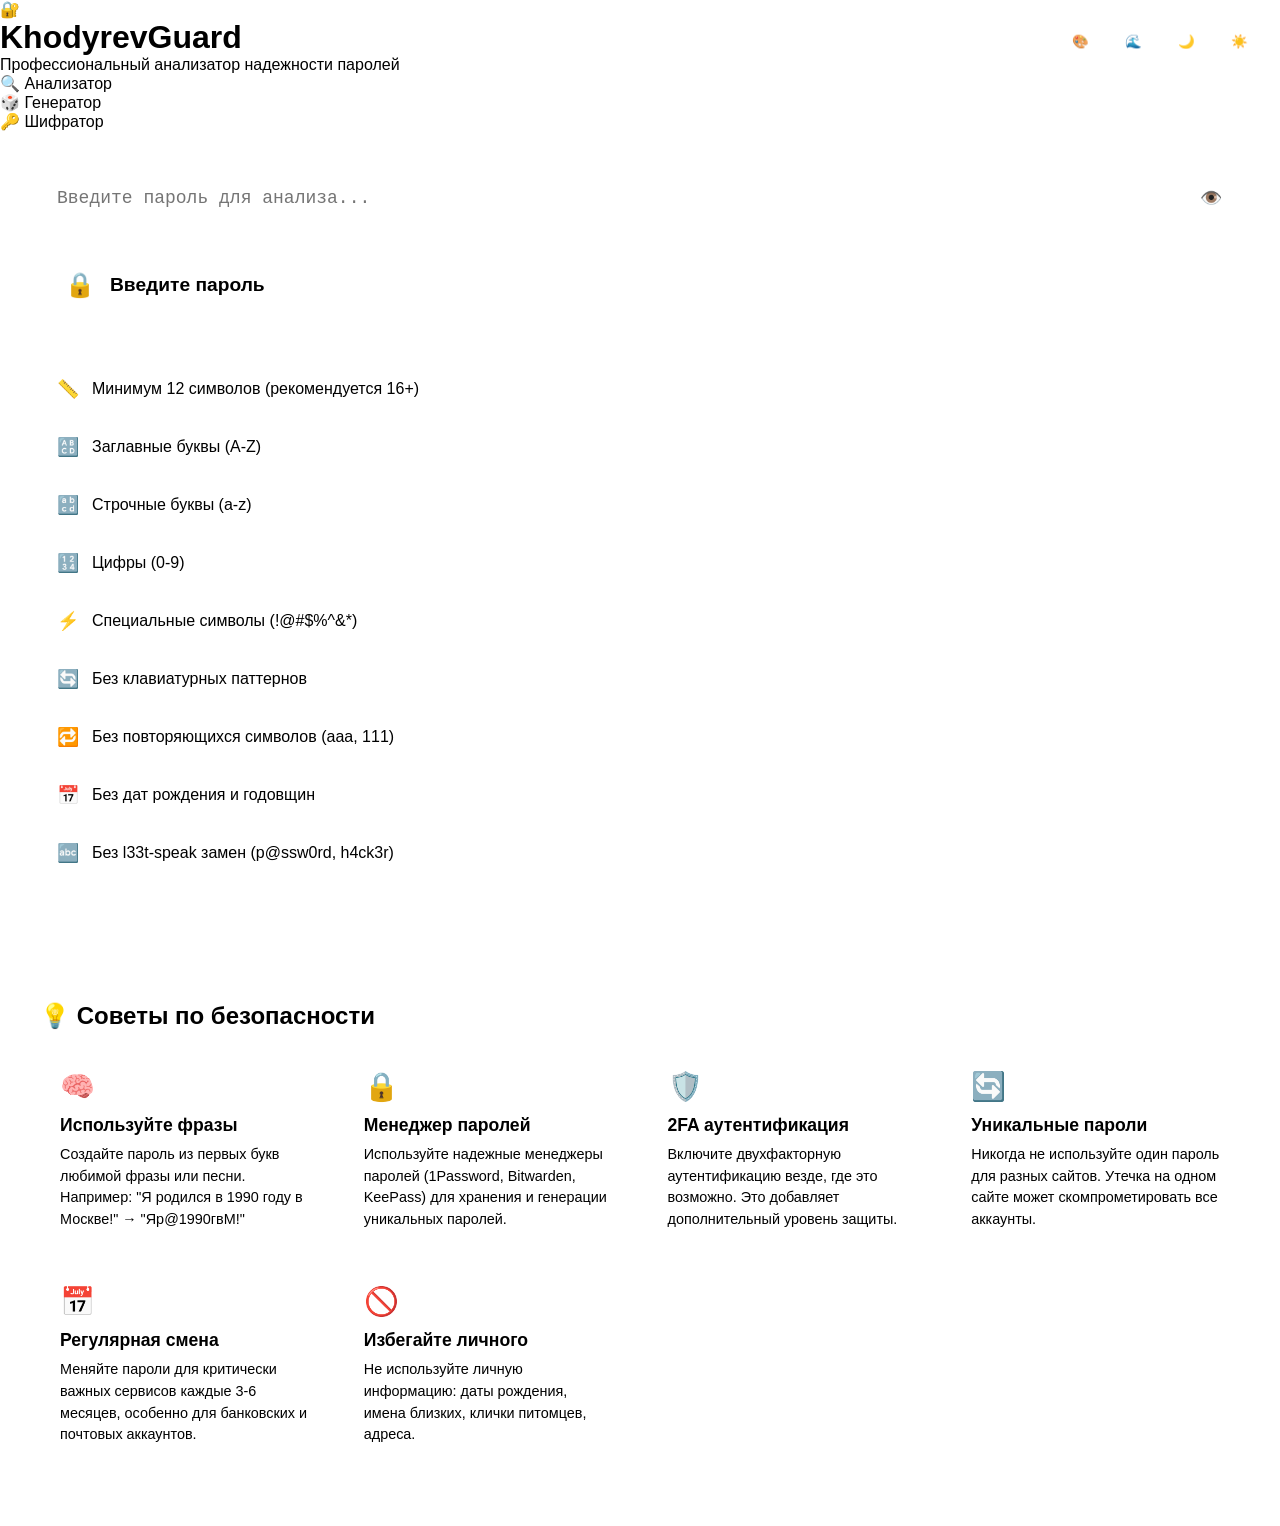
<file: khodyrevguard.html>
<!DOCTYPE html>
<html lang="ru">
<head>
    <meta charset="UTF-8">
    <meta name="viewport" content="width=device-width, initial-scale=1.0, maximum-scale=1.0, user-scalable=no">
    <title>Анализатор надежности паролей | KhodyrevGuard</title>
    <link rel="stylesheet" href="css/styles.css">
</head>
<body>
    <!-- Theme Switcher -->
    <div class="theme-switcher">
        <button class="theme-btn active" data-theme="original" onclick="switchTheme('original')" title="Оригинальная">
            🎨
            <span class="theme-tooltip">Оригинал</span>
        </button>
        <button class="theme-btn" data-theme="blue" onclick="switchTheme('blue')" title="Синяя">
            🌊
            <span class="theme-tooltip">Синяя</span>
        </button>
        <button class="theme-btn" data-theme="dark" onclick="switchTheme('dark')" title="Темная">
            🌙
            <span class="theme-tooltip">Темная</span>
        </button>
        <button class="theme-btn" data-theme="light" onclick="switchTheme('light')" title="Светлая">
            ☀️
            <span class="theme-tooltip">Светлая</span>
        </button>
    </div>

    <div class="container">
        <header>
            <div class="logo">
                <div class="logo-icon">🔐</div>
                <h1>KhodyrevGuard</h1>
            </div>
            <p class="subtitle">Профессиональный анализатор надежности паролей</p>
        </header>

        <nav class="nav-tabs">
            <div class="nav-tab active" onclick="switchPage('analyzer', event)">
                <span>🔍</span>
                <span>Анализатор</span>
            </div>
            <div class="nav-tab" onclick="switchPage('generator', event)">
                <span>🎲</span>
                <span>Генератор</span>
            </div>
            <div class="nav-tab" onclick="switchPage('hasher', event)">
                <span>🔑</span>
                <span>Шифратор</span>
            </div>
        </nav>

        <!-- Analyzer Page -->
        <div id="analyzerPage" class="page active">
            <div class="main-card">
                <div class="password-input-container">
                    <input
                        type="password"
                        id="passwordInput"
                        class="password-input"
                        placeholder="Введите пароль для анализа..."
                        autocomplete="off"
                    >
                    <button class="toggle-visibility" id="toggleBtn" onclick="togglePasswordVisibility()">
                        👁️
                    </button>
                </div>

                <div class="strength-visualization">
                    <div class="strength-header">
                        <div class="strength-title">
                            <div class="strength-icon" id="strengthIcon">🔒</div>
                            <span class="strength-text" id="strengthText">Введите пароль</span>
                        </div>
                        <div class="strength-score-container">
                            <span class="strength-score" id="strengthScore">0/100</span>
                            <span class="strength-badge" id="strengthBadge" style="display: none;">Слабый</span>
                        </div>
                    </div>

                    <div class="strength-meter-container">
                        <div class="strength-meter">
                            <div class="strength-meter-fill" id="strengthMeter" style="width: 0%"></div>
                        </div>
                        <div class="strength-indicators">
                            <div class="strength-indicator" data-level="1"></div>
                            <div class="strength-indicator" data-level="2"></div>
                            <div class="strength-indicator" data-level="3"></div>
                            <div class="strength-indicator" data-level="4"></div>
                            <div class="strength-indicator" data-level="5"></div>
                        </div>
                    </div>

                    <div class="strength-details" id="strengthDetails" style="display: none;">
                        <div class="strength-detail">
                            <div class="detail-value" id="detailLength">0</div>
                            <div class="detail-label">Символов</div>
                        </div>
                        <div class="strength-detail">
                            <div class="detail-value" id="detailTypes">0</div>
                            <div class="detail-label">Типов</div>
                        </div>
                        <div class="strength-detail">
                            <div class="detail-value" id="detailStrength">0%</div>
                            <div class="detail-label">Сила</div>
                        </div>
                    </div>

                    <div class="strength-feedback" id="strengthFeedback" style="display: none;">
                        <div class="feedback-message" id="feedbackMessage"></div>
                        <div class="feedback-suggestion" id="feedbackSuggestion"></div>
                    </div>
                </div>

                <div class="pwned-status" id="pwnedStatus">
                    <span class="pwned-icon">⚠️</span>
                    <span id="pwnedText"></span>
                </div>

                <div class="criteria-grid" id="criteriaGrid">
                    <div class="criterion" data-criterion="length">
                        <span class="criterion-icon">📏</span>
                        <div class="criterion-text">
                            <div>Минимум 12 символов (рекомендуется 16+)</div>
                            <div class="criterion-hint">Добавьте больше символов для усиления пароля</div>
                        </div>
                    </div>
                    <div class="criterion" data-criterion="uppercase">
                        <span class="criterion-icon">🔠</span>
                        <div class="criterion-text">
                            <div>Заглавные буквы (A-Z)</div>
                            <div class="criterion-hint">Используйте хотя бы одну заглавную букву</div>
                        </div>
                    </div>
                    <div class="criterion" data-criterion="lowercase">
                        <span class="criterion-icon">🔡</span>
                        <div class="criterion-text">
                            <div>Строчные буквы (a-z)</div>
                            <div class="criterion-hint">Добавьте строчные буквы</div>
                        </div>
                    </div>
                    <div class="criterion" data-criterion="numbers">
                        <span class="criterion-icon">🔢</span>
                        <div class="criterion-text">
                            <div>Цифры (0-9)</div>
                            <div class="criterion-hint">Включите хотя бы одну цифру</div>
                        </div>
                    </div>
                    <div class="criterion" data-criterion="special">
                        <span class="criterion-icon">⚡</span>
                        <div class="criterion-text">
                            <div>Специальные символы (!@#$%^&*)</div>
                            <div class="criterion-hint">Добавьте специальные символы для большей безопасности</div>
                        </div>
                    </div>
                    <div class="criterion" data-criterion="sequences">
                        <span class="criterion-icon">🔄</span>
                        <div class="criterion-text">
                            <div>Без клавиатурных паттернов</div>
                            <div class="criterion-hint">Избегайте клавиатурных паттернов (qwerty, 123, йцукен)</div>
                        </div>
                    </div>
                    <div class="criterion" data-criterion="repeating">
                        <span class="criterion-icon">🔁</span>
                        <div class="criterion-text">
                            <div>Без повторяющихся символов (aaa, 111)</div>
                            <div class="criterion-hint">Не используйте повторяющиеся символы подряд</div>
                        </div>
                    </div>
                    <div class="criterion" data-criterion="dates">
                        <span class="criterion-icon">📅</span>
                        <div class="criterion-text">
                            <div>Без дат рождения и годовщин</div>
                            <div class="criterion-hint">Избегайте дат в любом формате (01.01.1990, 2000, jan1990)</div>
                        </div>
                    </div>
                    <div class="criterion" data-criterion="leetspeak">
                        <span class="criterion-icon">🔤</span>
                        <div class="criterion-text">
                            <div>Без l33t-speak замен (p@ssw0rd, h4ck3r)</div>
                            <div class="criterion-hint">Избегайте замены букв цифрами и символами</div>
                        </div>
                    </div>
                </div>

                <div class="time-to-crack" id="timeToCrack" style="display: none;">
                    <div class="time-label">
                        Время взлома методом перебора:
                        <span class="entropy-info-icon" onclick="toggleCrackTimeTooltip()" title="Как рассчитывается время взлома?">ℹ️</span>
                    </div>
                    <div class="time-value" id="crackTime">—</div>
                </div>

                <!-- Crack Time Tooltip -->
                <div class="entropy-tooltip" id="crackTimeTooltip" style="display: none;">
                    <div class="entropy-tooltip-header">
                        <span class="entropy-tooltip-icon">⏱️</span>
                        <span class="entropy-tooltip-title">Как рассчитывается время взлома?</span>
                    </div>
                    <div class="entropy-tooltip-content">
                        <div class="entropy-formula">
                            <strong>Метод расчёта:</strong> Чистый brute-force (полный перебор)
                        </div>
                        <div class="entropy-explanation">
                            <p><strong>Параметры:</strong></p>
                            <ul>
                                <li><strong>Скорость:</strong> 6.7 миллиардов попыток в секунду</li>
                                <li><strong>Комбинации:</strong> размер_набора<sup>длина_пароля</sup></li>
                                <li><strong>Средний случай:</strong> пароль найден после перебора 50% комбинаций</li>
                            </ul>
                        </div>
                        <div class="entropy-calculation">
                            <p><strong>Формула:</strong></p>
                            <code>Время = (комбинации / 6.7×10⁹) / 2 секунд</code>
                        </div>
                        <div class="entropy-examples">
                            <p><strong>Размер набора символов:</strong></p>
                            <ul>
                                <li>Только строчные (a-z): <strong>26 символов</strong></li>
                                <li>Строчные + заглавные (a-z, A-Z): <strong>52 символа</strong></li>
                                <li>Буквы + цифры: <strong>62 символа</strong></li>
                                <li>Буквы + цифры + спецсимволы: <strong>62+ символов</strong></li>
                            </ul>
                        </div>
                        <div class="entropy-note">
                            <p>⚠️ <em>Это <strong>теоретическое</strong> время для идеального brute-force атаки. В реальности взломщики используют словари, паттерны и утечки данных, что может значительно ускорить процесс для слабых паролей.</em></p>
                        </div>
                    </div>
                </div>

                <div class="entropy-info" id="entropyInfo" style="display: none;">
                    <div class="entropy-stat">
                        <div class="entropy-value" id="charsetSize">0</div>
                        <div class="entropy-label">Размер набора</div>
                    </div>
                    <div class="entropy-stat">
                        <div class="entropy-value" id="entropyBits">0</div>
                        <div class="entropy-label">
                            Бит энтропии
                            <span class="entropy-info-icon" onclick="toggleEntropyTooltip()" title="Как рассчитывается энтропия?">ℹ️</span>
                        </div>
                    </div>
                    <div class="entropy-stat">
                        <div class="entropy-value" id="combinations">0</div>
                        <div class="entropy-label">Комбинаций</div>
                    </div>
                </div>

                <!-- Entropy Tooltip -->
                <div class="entropy-tooltip" id="entropyTooltip" style="display: none;">
                    <div class="entropy-tooltip-header">
                        <span class="entropy-tooltip-icon">📊</span>
                        <span class="entropy-tooltip-title">Как рассчитывается энтропия пароля?</span>
                    </div>
                    <div class="entropy-tooltip-content">
                        <div class="entropy-formula">
                            <strong>Формула Шеннона:</strong>
                            <code>H = -Σ(p<sub>i</sub> × log<sub>2</sub>(p<sub>i</sub>))</code>
                        </div>
                        <div class="entropy-explanation">
                            <p><strong>Где:</strong></p>
                            <ul>
                                <li><strong>H</strong> — энтропия на один символ (в битах)</li>
                                <li><strong>p<sub>i</sub></strong> — вероятность i-го символа (частота / длина пароля)</li>
                                <li><strong>Σ</strong> — сумма по всем уникальным символам</li>
                            </ul>
                        </div>
                        <div class="entropy-calculation">
                            <p><strong>Полная энтропия:</strong></p>
                            <code>Общая энтропия = H × длина пароля</code><br>
                            <code>Минимальный порог = 1 бит на символ</code>
                        </div>
                        <div class="entropy-examples">
                            <p><strong>Примеры:</strong></p>
                            <ul>
                                <li><code>"aaaaaaaa"</code> → <strong>8 бит</strong> (все символы одинаковые)</li>
                                <li><code>"password"</code> → <strong>~23 бита</strong> (умеренное разнообразие)</li>
                                <li><code>"aB3@xK9#"</code> → <strong>~52 бита</strong> (высокое разнообразие)</li>
                            </ul>
                        </div>
                        <div class="entropy-note">
                            <p>💡 <em>Энтропия измеряет информационное содержание на основе реального распределения символов в пароле, а не теоретического размера алфавита.</em></p>
                        </div>
                    </div>
                </div>

                <!-- Export Section -->
                <div class="export-section" id="exportSection" style="display: none;">
                    <button class="btn btn-export" id="exportBtn" onclick="toggleExportMenu()">
                        <span class="export-icon">📥</span>
                        <span>Экспорт результатов</span>
                        <span class="dropdown-arrow">▼</span>
                    </button>
                    <div class="export-dropdown" id="exportDropdown" style="display: none;">
                        <div class="export-option" onclick="exportToTXT()">
                            <span class="export-icon">📄</span>
                            <div class="export-info">
                                <div class="export-name">Простой текст (TXT)</div>
                                <div class="export-desc">Читаемый текстовый отчёт</div>
                            </div>
                        </div>
                        <div class="export-option" onclick="exportToJSON()">
                            <span class="export-icon">📋</span>
                            <div class="export-info">
                                <div class="export-name">JSON</div>
                                <div class="export-desc">Структурированные данные</div>
                            </div>
                        </div>
                        <div class="export-option" onclick="exportToCSV()">
                            <span class="export-icon">📊</span>
                            <div class="export-info">
                                <div class="export-name">CSV</div>
                                <div class="export-desc">Таблица для Excel</div>
                            </div>
                        </div>
                        <div class="export-option" onclick="exportToHTML()">
                            <span class="export-icon">🌐</span>
                            <div class="export-info">
                                <div class="export-name">HTML отчёт</div>
                                <div class="export-desc">Веб-страница со стилями</div>
                            </div>
                        </div>
                    </div>
                </div>
            </div>

            <div class="tips-section">
                <h2>💡 Советы по безопасности</h2>

                <div class="tips-grid">
                    <div class="tip-card">
                        <div class="tip-icon">🧠</div>
                        <div class="tip-title">Используйте фразы</div>
                        <div class="tip-description">
                            Создайте пароль из первых букв любимой фразы или песни. Например: "Я родился в 1990 году в Москве!" → "Яр@1990гвМ!"
                        </div>
                    </div>

                    <div class="tip-card">
                        <div class="tip-icon">🔒</div>
                        <div class="tip-title">Менеджер паролей</div>
                        <div class="tip-description">
                            Используйте надежные менеджеры паролей (1Password, Bitwarden, KeePass) для хранения и генерации уникальных паролей.
                        </div>
                    </div>

                    <div class="tip-card">
                        <div class="tip-icon">🛡️</div>
                        <div class="tip-title">2FA аутентификация</div>
                        <div class="tip-description">
                            Включите двухфакторную аутентификацию везде, где это возможно. Это добавляет дополнительный уровень защиты.
                        </div>
                    </div>

                    <div class="tip-card">
                        <div class="tip-icon">🔄</div>
                        <div class="tip-title">Уникальные пароли</div>
                        <div class="tip-description">
                            Никогда не используйте один пароль для разных сайтов. Утечка на одном сайте может скомпрометировать все аккаунты.
                        </div>
                    </div>

                    <div class="tip-card">
                        <div class="tip-icon">📅</div>
                        <div class="tip-title">Регулярная смена</div>
                        <div class="tip-description">
                            Меняйте пароли для критически важных сервисов каждые 3-6 месяцев, особенно для банковских и почтовых аккаунтов.
                        </div>
                    </div>

                    <div class="tip-card">
                        <div class="tip-icon">🚫</div>
                        <div class="tip-title">Избегайте личного</div>
                        <div class="tip-description">
                            Не используйте личную информацию: даты рождения, имена близких, клички питомцев, адреса.
                        </div>
                    </div>
                </div>
            </div>
        </div>

        <!-- Generator Page -->
        <div id="generatorPage" class="page">
            <div class="main-card">
                <h2 style="margin-bottom: 25px;">🎲 Генератор надежных паролей</h2>

                <!-- Generator Mode Tabs -->
                <div class="generator-mode-tabs">
                    <div class="generator-mode-tab active" data-mode="password" onclick="switchGeneratorMode('password')">
                        <span>🔐</span>
                        <span>Пароль</span>
                    </div>
                    <div class="generator-mode-tab" data-mode="passphrase" onclick="switchGeneratorMode('passphrase')">
                        <span>💬</span>
                        <span>Парольная фраза</span>
                    </div>
                </div>

                <div class="generated-password-container">
                    <div class="generated-password" id="generatedPassword">
                        Нажмите "Сгенерировать" для создания пароля
                    </div>
                    <div class="generator-buttons">
                        <button class="btn btn-primary" onclick="generateCustomPassword()">
                            <span>🎲</span>
                            <span>Сгенерировать</span>
                        </button>
                        <button class="btn btn-secondary" onclick="copyPassword()">
                            <span>📋</span>
                            <span>Копировать</span>
                        </button>
                    </div>
                </div>

                <!-- Password Generator Controls -->
                <div class="generator-controls" id="passwordControls">
                    <div class="control-group">
                        <label class="control-label">Длина пароля</label>
                        <div class="slider-container">
                            <input type="range" class="slider" id="lengthSlider" min="12" max="32" value="16">
                            <span class="slider-value" id="lengthValue">16</span>
                        </div>
                    </div>

                    <div class="control-group">
                        <label class="control-label">Наборы символов</label>

                        <div class="checkbox-group">
                            <input type="checkbox" id="uppercaseCheck" checked>
                            <label for="uppercaseCheck">Заглавные буквы (A-Z)</label>
                        </div>

                        <div class="checkbox-group">
                            <input type="checkbox" id="lowercaseCheck" checked>
                            <label for="lowercaseCheck">Строчные буквы (a-z)</label>
                        </div>

                        <div class="checkbox-group">
                            <input type="checkbox" id="numbersCheck" checked>
                            <label for="numbersCheck">Цифры (0-9)</label>
                        </div>

                        <div class="checkbox-group">
                            <input type="checkbox" id="symbolsCheck" checked>
                            <label for="symbolsCheck">Символы (!@#$%^&*)</label>
                        </div>

                        <div class="checkbox-group">
                            <input type="checkbox" id="extendedCheck">
                            <label for="extendedCheck">Расширенные символы ({}[]|;:,.<>?/~`)</label>
                        </div>
                    </div>

                    <div class="control-group">
                        <label class="control-label">Дополнительные опции</label>

                        <div class="checkbox-group">
                            <input type="checkbox" id="excludeSimilar">
                            <label for="excludeSimilar">Исключить похожие символы (0O, 1l, I)</label>
                        </div>
                    </div>
                </div>

                <!-- Passphrase Generator Controls -->
                <div class="generator-controls" id="passphraseControls" style="display: none;">
                    <div class="control-group">
                        <label class="control-label">Количество слов</label>
                        <div class="slider-container">
                            <input type="range" class="slider" id="wordCountSlider" min="3" max="12" value="4">
                            <span class="slider-value" id="wordCountValue">4</span>
                        </div>
                    </div>

                    <div class="control-group">
                        <label class="control-label">Язык слов</label>
                        <div class="language-selector">
                            <label class="radio-option">
                                <input type="radio" name="passphraseLanguage" value="english" checked>
                                <span>Английский</span>
                            </label>
                            <label class="radio-option">
                                <input type="radio" name="passphraseLanguage" value="russian">
                                <span>Русский</span>
                            </label>
                        </div>
                    </div>

                    <div class="control-group">
                        <label class="control-label">Разделитель</label>
                        <div class="separator-selector">
                            <button class="separator-option active" data-separator="-" onclick="selectSeparator('-')">
                                <span class="separator-symbol">-</span>
                                <span class="separator-name">Дефис</span>
                            </button>
                            <button class="separator-option" data-separator=" " onclick="selectSeparator(' ')">
                                <span class="separator-symbol">␣</span>
                                <span class="separator-name">Пробел</span>
                            </button>
                            <button class="separator-option" data-separator="_" onclick="selectSeparator('_')">
                                <span class="separator-symbol">_</span>
                                <span class="separator-name">Подчеркивание</span>
                            </button>
                            <button class="separator-option" data-separator="." onclick="selectSeparator('.')">
                                <span class="separator-symbol">.</span>
                                <span class="separator-name">Точка</span>
                            </button>
                        </div>
                    </div>

                    <div class="control-group">
                        <label class="control-label">Дополнительные опции</label>

                        <div class="checkbox-group">
                            <input type="checkbox" id="capitalizeCheck" checked>
                            <label for="capitalizeCheck">Капитализация первой буквы каждого слова</label>
                        </div>

                        <div class="checkbox-group">
                            <input type="checkbox" id="addNumbersCheck" checked>
                            <label for="addNumbersCheck">Добавить цифру</label>
                        </div>
                    </div>
                </div>

                <!-- Entropy Info for Password -->
                <div class="entropy-info" id="passwordEntropyInfo">
                    <div class="entropy-stat">
                        <div class="entropy-value" id="genStrength">Слабый</div>
                        <div class="entropy-label">Уровень надежности</div>
                    </div>
                    <div class="entropy-stat">
                        <div class="entropy-value" id="genEntropyBits">0</div>
                        <div class="entropy-label">Бит энтропии</div>
                    </div>
                    <div class="entropy-stat">
                        <div class="entropy-value" id="genCrackTime">—</div>
                        <div class="entropy-label">Время взлома</div>
                    </div>
                </div>

                <!-- Memorability Hint for Passphrase -->
                <div class="memorability-hint" id="passphraseMemorabilityInfo" style="display: none;">
                    <div class="memorability-icon">🧠</div>
                    <div class="memorability-content">
                        <div class="memorability-title">О запоминаемости парольных фраз</div>
                        <div class="memorability-text">
                            <p><strong>Легче запомнить:</strong> Парольные фразы состоят из обычных слов, которые наш мозг легко запоминает.</p>
                            <p><strong>Высокая безопасность:</strong> 4-5 случайных слов обеспечивают очень высокий уровень защиты.</p>
                            <p><strong>Примеры фраз:</strong></p>
                            <ul>
                                <li>correct-horse-battery-staple</li>
                                <li>Синий_Кот_Прыгает_Весело</li>
                            </ul>
                        </div>
                    </div>
                </div>
            </div>

            <div class="tips-section">
                <h2>📖 Как использовать генератор</h2>

                <div class="tips-grid">
                    <div class="tip-card">
                        <div class="tip-icon">📏</div>
                        <div class="tip-title">Оптимальная длина</div>
                        <div class="tip-description">
                            Для большинства случаев достаточно 16 символов. Для критически важных аккаунтов используйте 20+ символов.
                        </div>
                    </div>

                    <div class="tip-card">
                        <div class="tip-icon">🎯</div>
                        <div class="tip-title">Баланс безопасности</div>
                        <div class="tip-description">
                            Используйте все типы символов для максимальной энтропии. Каждый дополнительный набор значительно усложняет взлом.
                        </div>
                    </div>

                    <div class="tip-card">
                        <div class="tip-icon">💾</div>
                        <div class="tip-title">Сохранение паролей</div>
                        <div class="tip-description">
                            Никогда не сохраняйте пароли в текстовых файлах или браузере. Используйте специальные менеджеры паролей.
                        </div>
                    </div>
                </div>
            </div>
        </div>

        <!-- Hasher Page -->
        <div id="hasherPage" class="page">
            <div class="main-card">
                <h2 style="margin-bottom: 25px;">🔑 Шифратор паролей</h2>

                <div class="hasher-input-container">
                    <textarea
                        id="hasherInput"
                        class="hasher-textarea"
                        placeholder="Введите текст или пароль для хеширования..."
                        autocomplete="off"
                    ></textarea>
                </div>

                <div class="hash-algorithms">
                    <button class="algorithm-btn" onclick="hashSingleAlgorithm('MD5', true)">
                        <span>📝</span> MD5
                    </button>
                    <button class="algorithm-btn" onclick="hashSingleAlgorithm('SHA-1', true)">
                        <span>🔒</span> SHA-1
                    </button>
                    <button class="algorithm-btn" onclick="hashSingleAlgorithm('SHA-256', true)">
                        <span>🔐</span> SHA-256
                    </button>
                    <button class="algorithm-btn" onclick="hashSingleAlgorithm('SHA-512', true)">
                        <span>⚡</span> SHA-512
                    </button>
                </div>

                <div class="hash-format-selector">
                    <label class="format-label">Формат вывода:</label>
                    <div class="format-options">
                        <button class="format-option active" data-format="hex" onclick="setHashFormat('hex')">HEX</button>
                        <button class="format-option" data-format="base64" onclick="setHashFormat('base64')">Base64</button>
                        <button class="format-option" data-format="uppercase" onclick="setHashFormat('uppercase')">UPPERCASE</button>
                    </div>
                </div>

                <div class="hash-result-container" id="hashResultContainer" style="display: none;">
                    <div class="hash-result-header">
                        <span class="hash-algorithm-label" id="currentAlgorithm">
                            <span id="algorithmIcon">🔐</span>
                            <span id="algorithmName">SHA-256</span>
                        </span>
                        <button class="btn btn-secondary" style="padding: 8px 16px; font-size: 0.9rem;" onclick="clearHasher()">
                            <span>🗑️</span>
                            <span>Очистить</span>
                        </button>
                    </div>
                    <div class="hash-output-single" id="hashOutput" onclick="copyHashValue()">
                        <span id="hashValue"></span>
                        <button class="hash-copy-btn-single" onclick="event.stopPropagation(); copyHashValue()">
                            📋 Копировать
                        </button>
                    </div>
                </div>

                <div class="hash-info">
                    <div class="hash-info-title">ℹ️ О хешировании</div>
                    <div class="hash-info-content">
                        <p>Хеширование - это односторонняя функция преобразования данных в уникальную строку фиксированной длины.</p>
                        <ul style="margin-top: 10px; margin-left: 20px;">
                            <li><strong>MD5</strong> - 128 бит (устарел, не рекомендуется для безопасности)</li>
                            <li><strong>SHA-1</strong> - 160 бит (устарел, не рекомендуется)</li>
                            <li><strong>SHA-256</strong> - 256 бит (рекомендуется, широко используется)</li>
                            <li><strong>SHA-512</strong> - 512 бит (высокая безопасность)</li>
                        </ul>
                        <p style="margin-top: 10px; color: var(--accent-yellow);">⚠️ Хеши не являются шифрованием и не могут быть декодированы обратно!</p>
                    </div>
                </div>
            </div>

            <div class="tips-section">
                <h2>🔐 Применение хеширования</h2>

                <div class="tips-grid">
                    <div class="tip-card">
                        <div class="tip-icon">🔍</div>
                        <div class="tip-title">Проверка целостности</div>
                        <div class="tip-description">
                            Хеши используются для проверки целостности файлов. Любое изменение файла приводит к полностью другому хешу.
                        </div>
                    </div>

                    <div class="tip-card">
                        <div class="tip-icon">🗄️</div>
                        <div class="tip-title">Хранение паролей</div>
                        <div class="tip-description">
                            Сервисы хранят хеши паролей, а не сами пароли. При входе ваш пароль хешируется и сравнивается с сохраненным хешем.
                        </div>
                    </div>

                    <div class="tip-card">
                        <div class="tip-icon">🔐</div>
                        <div class="tip-title">Цифровые подписи</div>
                        <div class="tip-description">
                            Хеши являются основой для создания цифровых подписей и проверки подлинности документов.
                        </div>
                    </div>

                    <div class="tip-card">
                        <div class="tip-icon">⚠️</div>
                        <div class="tip-title">Не используйте MD5</div>
                        <div class="tip-description">
                            MD5 и SHA-1 считаются устаревшими и уязвимыми. Для критически важных задач используйте SHA-256 или выше.
                        </div>
                    </div>

                    <div class="tip-card">
                        <div class="tip-icon">🔄</div>
                        <div class="tip-title">Соль для паролей</div>
                        <div class="tip-description">
                            При хешировании паролей всегда используйте "соль" - случайные данные, добавляемые к паролю перед хешированием.
                        </div>
                    </div>

                    <div class="tip-card">
                        <div class="tip-icon">🎲</div>
                        <div class="tip-title">Уникальность хешей</div>
                        <div class="tip-description">
                            Вероятность коллизии (двух разных входов с одинаковым хешем) крайне мала для современных алгоритмов.
                        </div>
                    </div>
                </div>
            </div>
        </div>
    </div>

    <div class="copy-notification" id="copyNotification">
        ✅ Скопировано в буфер обмена!
    </div>

    <script src="js/wordlists.js"></script>
    <script src="js/app.js"></script>
</body>
</html>
</file>
<file: css/styles.css>
/* =============================================
   styles.css — точка входа, только импорты
   index.html подключает этот файл.
   Порядок важен: анимации перед компонентами,
   responsive — последним.
   ============================================= */

@import "base.css";
@import "animations.css";
@import "theme-switcher.css";
@import "layout.css";
@import "buttons.css";
@import "forms.css";
@import "strength.css";
@import "hasher.css";
@import "generator.css";
@import "entropy.css";
@import "export.css";
@import "notifications.css";
@import "responsive.css";
@import "mobile.css";
</file>
